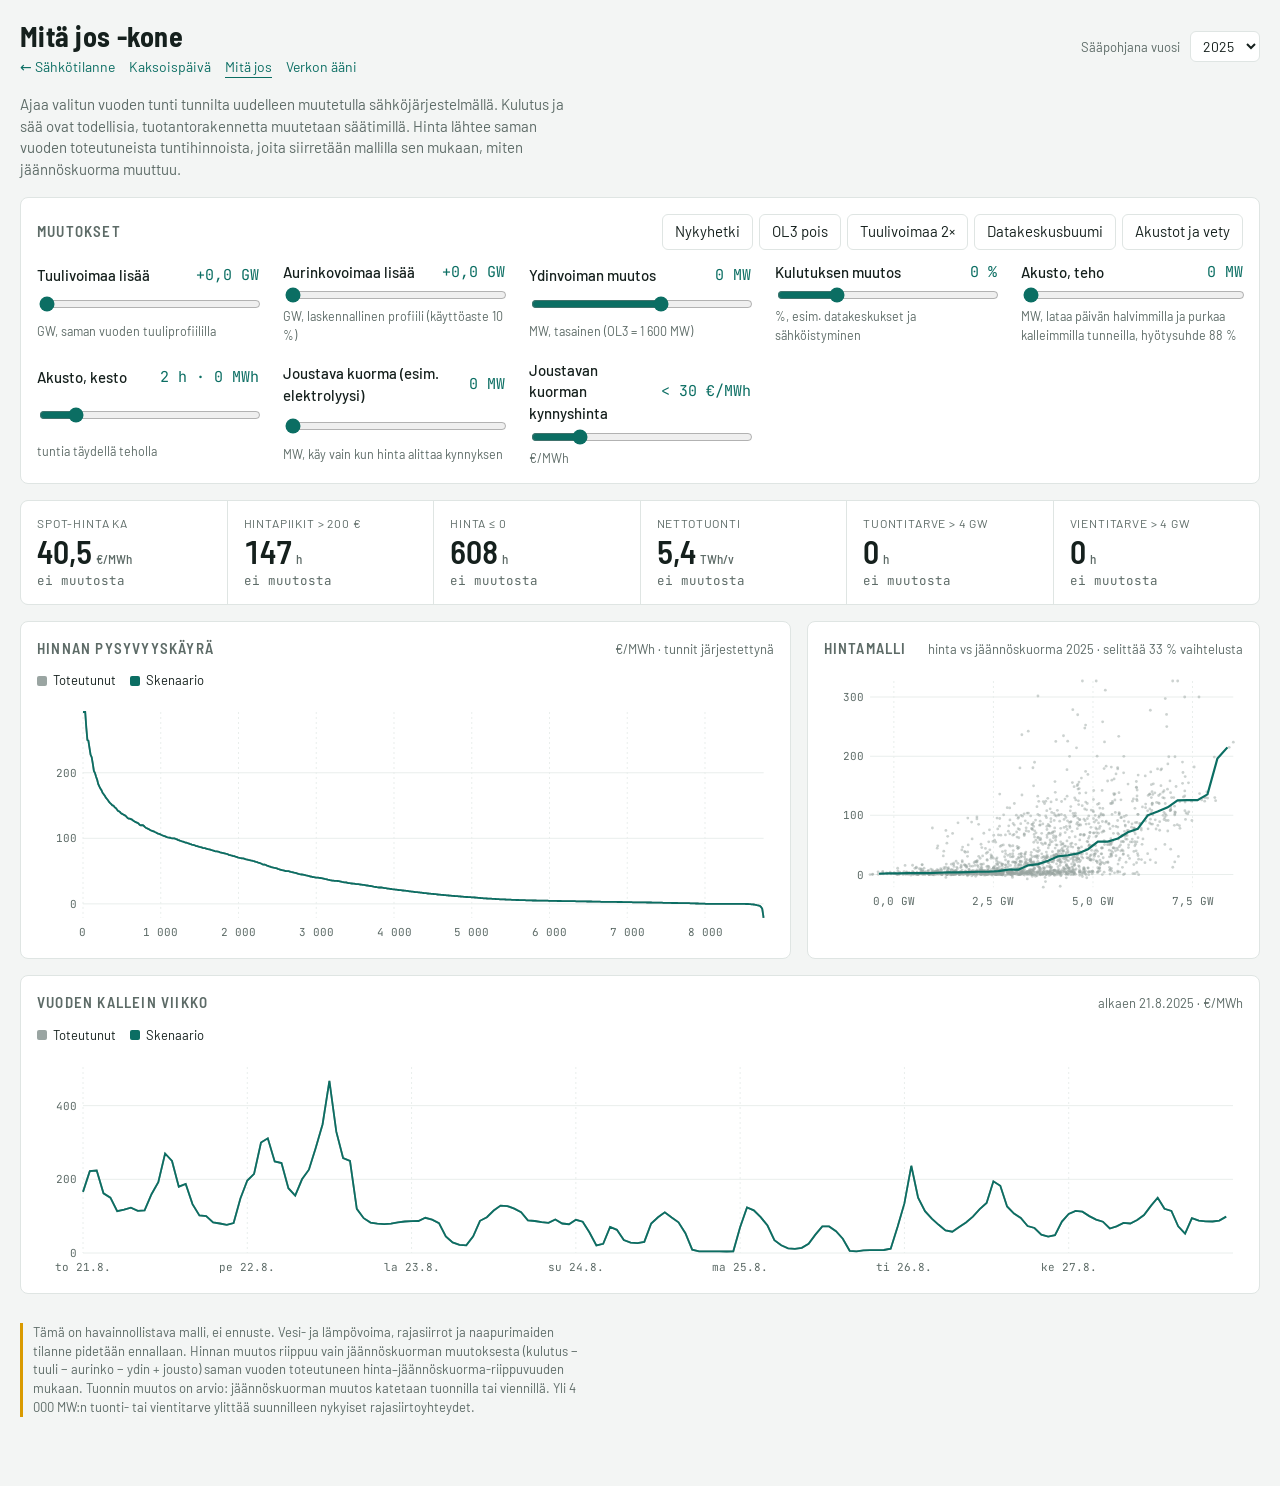
<file: site/mitajos.html>
<!doctype html>
<html lang="fi">
<head>
<meta charset="utf-8">
<meta name="viewport" content="width=device-width,initial-scale=1">
<title>Mitä jos -kone</title>
<link rel="stylesheet" href="https://fonts.googleapis.com/css2?family=Barlow:wght@400;500;600&family=Barlow+Semi+Condensed:wght@500;600;700&family=JetBrains+Mono:wght@400;500&display=swap">
<link rel="stylesheet" href="common.css">
<style>
.tile .val small{font-size:13px}
.delta{font-family:var(--f-mono);font-size:13px}
.preset{display:flex;flex-wrap:wrap;gap:6px}
.warn{font-size:13px;color:var(--muted);border-left:3px solid var(--warn);padding-left:10px;max-width:80ch}
</style>
</head>
<body>
<div class="wrap">
<header>
  <div>
    <h1>Mitä jos -kone</h1>
    <nav class="nav"><a href="./">← Sähkötilanne</a><a href="kaksoispaiva.html">Kaksoispäivä</a><a href="mitajos.html" aria-current="page">Mitä jos</a><a href="aani.html">Verkon ääni</a></nav>
  </div>
  <div class="hmeta"><label for="year">Sääpohjana vuosi</label> <select id="year"></select></div>
</header>
<p class="lead">Ajaa valitun vuoden tunti tunnilta uudelleen muutetulla sähköjärjestelmällä. Kulutus ja sää ovat todellisia, tuotantorakennetta muutetaan säätimillä. Hinta lähtee saman vuoden toteutuneista tuntihinnoista, joita siirretään mallilla sen mukaan, miten jäännöskuorma muuttuu.</p>

<section class="panel">
  <div class="head"><h2>Muutokset</h2><div class="preset" id="presets"></div></div>
  <div class="controls">
    <div class="slider"><label for="sWind">Tuulivoimaa lisää</label><output id="oWind"></output><input type="range" id="sWind" min="0" max="20" step="0.5" value="0"><small>GW, saman vuoden tuuliprofiililla</small></div>
    <div class="slider"><label for="sSun">Aurinkovoimaa lisää</label><output id="oSun"></output><input type="range" id="sSun" min="0" max="10" step="0.5" value="0"><small>GW, laskennallinen profiili (käyttöaste 10 %)</small></div>
    <div class="slider"><label for="sNuc">Ydinvoiman muutos</label><output id="oNuc"></output><input type="range" id="sNuc" min="-4400" max="3000" step="100" value="0"><small>MW, tasainen (OL3 = 1 600 MW)</small></div>
    <div class="slider"><label for="sCons">Kulutuksen muutos</label><output id="oCons"></output><input type="range" id="sCons" min="-20" max="60" step="1" value="0"><small>%, esim. datakeskukset ja sähköistyminen</small></div>
    <div class="slider"><label for="sBatP">Akusto, teho</label><output id="oBatP"></output><input type="range" id="sBatP" min="0" max="6000" step="100" value="0"><small>MW, lataa päivän halvimmilla ja purkaa kalleimmilla tunneilla, hyötysuhde 88 %</small></div>
    <div class="slider"><label for="sBatH">Akusto, kesto</label><output id="oBatH"></output><input type="range" id="sBatH" min="1" max="8" step="1" value="2"><small>tuntia täydellä teholla</small></div>
    <div class="slider"><label for="sFlex">Joustava kuorma (esim. elektrolyysi)</label><output id="oFlex"></output><input type="range" id="sFlex" min="0" max="5000" step="100" value="0"><small>MW, käy vain kun hinta alittaa kynnyksen</small></div>
    <div class="slider"><label for="sThr">Joustavan kuorman kynnyshinta</label><output id="oThr"></output><input type="range" id="sThr" min="0" max="150" step="5" value="30"><small>€/MWh</small></div>
  </div>
</section>

<div class="tiles" id="kpi"></div>

<div class="grid2">
  <section class="panel">
    <div class="head"><h2>Hinnan pysyvyyskäyrä</h2><span class="hmeta">€/MWh · tunnit järjestettynä</span></div>
    <div class="legend"><span><i style="background:var(--oth)"></i>Toteutunut</span><span><i style="background:var(--accent)"></i>Skenaario</span></div>
    <div class="chart" id="durChart"></div>
  </section>
  <section class="panel">
    <div class="head"><h2>Hintamalli</h2><span class="hmeta" id="fitMeta"></span></div>
    <div class="chart" id="fitChart"></div>
  </section>
</div>

<section class="panel">
  <div class="head"><h2>Vuoden kallein viikko</h2><span class="hmeta" id="weekMeta"></span></div>
  <div class="legend"><span><i style="background:var(--oth)"></i>Toteutunut</span><span><i style="background:var(--accent)"></i>Skenaario</span></div>
  <div class="chart" id="weekChart"></div>
</section>

<p class="warn">Tämä on havainnollistava malli, ei ennuste. Vesi- ja lämpövoima, rajasiirrot ja naapurimaiden tilanne pidetään ennallaan. Hinnan muutos riippuu vain jäännöskuorman muutoksesta (kulutus − tuuli − aurinko − ydin + jousto) saman vuoden toteutuneen hinta–jäännöskuorma-riippuvuuden mukaan. Tuonnin muutos on arvio: jäännöskuorman muutos katetaan tuonnilla tai viennillä. Yli 4 000 MW:n tuonti- tai vientitarve ylittää suunnilleen nykyiset rajasiirtoyhteydet.</p>
<div class="err" id="err"></div>
</div>

<script src="lib.js"></script>
<script>
const S = { rows:[], model:null, base:null, year:null };
const SL = ["sWind","sSun","sNuc","sCons","sBatP","sBatH","sFlex","sThr"];
const LIMIT = 4000;
const PRESETS = [
  {n:"Nykyhetki", v:{}},
  {n:"OL3 pois", v:{sNuc:-1600}},
  {n:"Tuulivoimaa 2×", v:{sWind:"x2"}},
  {n:"Datakeskusbuumi", v:{sCons:25, sWind:6}},
  {n:"Akustot ja vety", v:{sBatP:3000, sBatH:4, sFlex:2500, sThr:30, sWind:8}},
];

function solarProfile(rows){
  // Laskennallinen aurinkoprofiili Etelä-Suomeen (61° N, 23,5° E), normitettu käyttöasteeseen 10 %
  const lat=61*Math.PI/180;
  const raw=rows.map(r=>{
    const d=new Date(r.t+1800e3), doy=(d-Date.UTC(d.getUTCFullYear(),0,1))/864e5;
    const dec=23.44*Math.PI/180*Math.sin(2*Math.PI*(284+doy)/365);
    const solar=d.getUTCHours()+d.getUTCMinutes()/60+23.5/15, H=(solar-12)*15*Math.PI/180;
    const se=Math.sin(lat)*Math.sin(dec)+Math.cos(lat)*Math.cos(dec)*Math.cos(H);
    return se>0 ? Math.pow(se,1.3) : 0;
  });
  const m=mean(raw)||1; return raw.map(v=>v/m*0.10);
}
function fitModel(R, P){
  const W=250, bins=new Map();
  R.forEach((r,i)=>{ if(P[i]==null) return; const b=Math.floor(r/W); if(!bins.has(b)) bins.set(b,[]); bins.get(b).push(P[i]); });
  let pts=[...bins.entries()].filter(([,a])=>a.length>=5).sort((a,b)=>a[0]-b[0])
    .map(([b,a])=>{ a.sort((x,y)=>x-y); return {x:(b+0.5)*W, y:a[Math.floor(a.length/2)], n:a.length}; });
  for(let i=1;i<pts.length;i++) pts[i].y=Math.max(pts[i].y, pts[i-1].y);   // monotoninen: suurempi jäännöskuorma ei laske hintaa
  const k=pts.length, slope = k>3 ? Math.max(0.01,(pts[k-1].y-pts[k-4].y)/(pts[k-1].x-pts[k-4].x)) : 0.05;
  const f = r => {
    if(r<=pts[0].x) return pts[0].y - Math.max(0,(pts[0].x-r))*0.004;      // ylijäämässä hinta valuu kohti negatiivista
    if(r>=pts[k-1].x) return pts[k-1].y + (r-pts[k-1].x)*slope;
    let lo=0, hi=k-1; while(hi-lo>1){ const mid=(lo+hi)>>1; if(pts[mid].x<=r) lo=mid; else hi=mid; }
    const a=pts[lo], b=pts[hi]; return a.y+(b.y-a.y)*(r-a.x)/(b.x-a.x);
  };
  return {f, pts};
}

async function loadYear(y){
  const keys=Array.from({length:12},(_,i)=>`${y}-${pad(i+1)}`);
  const rows=(await Promise.all(keys.map(loadMonthRows))).flat().filter(r=>r.cons!=null&&r.wind!=null&&r.nuc!=null);
  if(!rows.length){ $("err").textContent="Vuoden dataa ei löytynyt arkistosta."; return; }
  S.rows=rows; S.year=y;
  S.sun=solarProfile(rows);
  const w=rows.map(r=>r.wind).sort((a,b)=>a-b); S.windCap=w[Math.floor(w.length*0.995)]/0.92;
  S.R0=rows.map(r=>r.cons-r.wind-r.nuc);
  S.model=fitModel(S.R0, rows.map(r=>r.price));
  S.act=rows.map(r=>r.price); S.f0=S.R0.map(S.model.f);
  const P=rows.map(r=>r.price), Ph=S.R0.map(S.model.f), ok=P.map((p,i)=>p!=null?i:-1).filter(i=>i>=0);
  const pm=mean(ok.map(i=>P[i])), r2=1-sum(ok.map(i=>(P[i]-Ph[i])**2))/sum(ok.map(i=>(P[i]-pm)**2));
  S.r2=r2;
  // vuoden kallein viikko toteutuneilla hinnoilla
  let best=0, bi=0; for(let i=0;i+168<=rows.length;i+=24){ const s=sum(rows.slice(i,i+168).map(r=>r.price||0)); if(s>best){best=s;bi=i;} } S.week=bi;
  S.base=simulate({sWind:0,sSun:0,sNuc:0,sCons:0,sBatP:0,sBatH:2,sFlex:0,sThr:30});
  drawFit(); update();
}

function simulate(v){
  const {rows,model,sun}=S, fm=model.f, n=rows.length;
  // Hinta = toteutunut hinta + mallin ennustama muutos jäännöskuorman muuttuessa.
  // Näin todelliset piikit ja negatiiviset tunnit säilyvät, malli vain siirtää niitä.
  const price=(i,r)=> S.act[i]!=null ? S.act[i] + fm(r) - S.f0[i] : fm(r);
  const wScale=1+v.sWind*1000/S.windCap, cons=v.sCons/100;
  const R=new Float64Array(n);
  for(let i=0;i<n;i++){ const r=rows[i]; R[i]=r.cons*(1+cons) - r.wind*wScale - sun[i]*v.sSun*1000 - Math.max(0,r.nuc+v.sNuc); }
  // joustava kuorma
  let flexE=0, flexCost=0; const flexOn=new Uint8Array(n);
  if(v.sFlex>0) for(let i=0;i<n;i++) if(price(i,R[i]+v.sFlex)<v.sThr){ R[i]+=v.sFlex; flexOn[i]=1; }
  // akusto: päivittäin halvimmat tunnit lataukseen, kalleimmat purkuun
  const ch=new Uint8Array(n), dis=new Uint8Array(n), eff=0.88;
  if(v.sBatP>0){
    const p1=Array.from(R,(r,i)=>price(i,r));
    for(let d=0; d<n; d+=24){
      const idx=[]; for(let i=d;i<Math.min(n,d+24);i++) idx.push(i);
      idx.sort((a,b)=>p1[a]-p1[b]);
      for(let k=0;k<v.sBatH && k<idx.length/2;k++){
        const lo=idx[k], hi=idx[idx.length-1-k];
        // tarkistetaan kannattavuus hinnoilla, joihin akuston oma vaikutus on jo laskettu
        const pLo=price(lo,R[lo]+v.sBatP), pHi=price(hi,R[hi]-v.sBatP*eff);
        if(pHi*eff <= pLo+2) break;
        ch[lo]=1; dis[hi]=1; R[lo]+=v.sBatP; R[hi]-=v.sBatP*eff;
      }
    }
  }
  const P=Array.from(R,(r,i)=>price(i,r));
  let rev=0; for(let i=0;i<n;i++){ if(ch[i]) rev-=v.sBatP*P[i]; if(dis[i]) rev+=v.sBatP*eff*P[i]; if(flexOn[i]){ flexE+=v.sFlex; flexCost+=v.sFlex*P[i]; } }
  // tuonti: alkuperäinen nettotuonti + jäännöskuorman muutos
  let impE=0, over=0, overExp=0;
  for(let i=0;i<n;i++){ const imp=(rows[i].net??0)+(R[i]-S.R0[i]); impE+=imp; if(imp>LIMIT) over++; if(imp<-LIMIT) overExp++; }
  return { P, avg:mean(P), spikes:P.filter(p=>p>200).length, neg:P.filter(p=>p<=0).length,
    impTWh:impE/1e6, over, overExp, rev, flexE, flexAvg:flexE?flexCost/flexE:null };
}

function vals(){ const o={}; for(const id of SL) o[id]=+$(id).value; return o; }
function labels(v){
  $("oWind").textContent=`+${fmt(v.sWind,1)} GW`; $("oSun").textContent=`+${fmt(v.sSun,1)} GW`;
  $("oNuc").textContent=`${v.sNuc>0?"+":""}${fmt(v.sNuc)} MW`; $("oCons").textContent=`${v.sCons>0?"+":""}${fmt(v.sCons)} %`;
  $("oBatP").textContent=`${fmt(v.sBatP)} MW`; $("oBatH").textContent=`${fmt(v.sBatH)} h · ${fmt(v.sBatP*v.sBatH)} MWh`;
  $("oFlex").textContent=`${fmt(v.sFlex)} MW`; $("oThr").textContent=`< ${fmt(v.sThr)} €/MWh`;
}
let tm; function update(){ clearTimeout(tm); tm=setTimeout(_update,30); }
function _update(){
  if(!S.base) return;
  const v=vals(); labels(v);
  const s=simulate(v), b=S.base;
  const tile=(l,val,u,base,lowerBetter=true,d=0)=>{
    const dl=val-base, cls=Math.abs(dl)<1e-9?"":((dl>0)===lowerBetter?"up":"down");
    return `<div class="tile"><span class="lbl">${l}</span><span class="val">${fmt(val,d)}<small>${u}</small></span><span class="note delta ${cls}">${Math.abs(dl)<1e-9?"ei muutosta":`${dl>0?"+":"−"}${fmt(Math.abs(dl),d)} vs toteutunut`}</span></div>`; };
  let html = tile("Spot-hinta ka", s.avg, "€/MWh", b.avg, true, 1)
    + tile("Hintapiikit > 200 €", s.spikes, "h", b.spikes)
    + tile("Hinta ≤ 0", s.neg, "h", b.neg, false)
    + tile("Nettotuonti", s.impTWh, "TWh/v", b.impTWh, true, 1)
    + tile("Tuontitarve > 4 GW", s.over, "h", b.over)
    + tile("Vientitarve > 4 GW", s.overExp, "h", b.overExp);
  if(v.sBatP>0) html += `<div class="tile"><span class="lbl">Akuston arbitraasi</span><span class="val">${fmt(s.rev/1e6,1)}<small>M€/v</small></span><span class="note">${fmt(s.rev/(v.sBatP*v.sBatH)/1000,0)} k€ per MWh kapasiteettia</span></div>`;
  if(v.sFlex>0) html += `<div class="tile"><span class="lbl">Joustava kuorma</span><span class="val">${fmt(s.flexE/1000)}<small>GWh/v</small></span><span class="note">käyttöaste ${fmt(s.flexE/(v.sFlex*S.rows.length)*100)} % · ka ${fmt(s.flexAvg,1)} €/MWh</span></div>`;
  $("kpi").innerHTML=html;
  drawDuration(s); drawWeek(s);
}

function drawDuration(s){
  const el=$("durChart"), n=S.rows.length;
  const sorted=a=>[...a].filter(x=>x!=null).sort((x,y)=>y-x);
  const A=sorted(S.rows.map(r=>r.price)), B=sorted(S.base.P), C=sorted(s.P);
  const ymax=Math.min(600, Math.max(B[Math.floor(n*0.005)], C[Math.floor(n*0.005)], 50)*1.1), ymin=Math.min(0, B.at(-1), C.at(-1), A.at(-1));
  const xt=[0,1000,2000,3000,4000,5000,6000,7000,8000].filter(x=>x<=n).map(x=>({x,label:x?fmt(x):"0"}));
  const f=frame(el,240,0,n,Math.max(-100,ymin),ymax,{xticks:xt});
  const line=(a,col,extra="")=>{ const step=Math.max(1,Math.floor(a.length/600)); const pts=[]; for(let i=0;i<a.length;i+=step) pts.push({x:i,y:Math.min(ymax,Math.max(f.sy?Math.max(-100,ymin):0,a[i]))}); pts.push({x:a.length-1,y:Math.max(Math.max(-100,ymin),a.at(-1))}); return `<path d="${pathOf(f,pts)}" fill="none" stroke="${col}" stroke-width="1.8" ${extra}/>`; };
  el.innerHTML=`<svg viewBox="0 0 ${f.W} ${f.H}" role="img" aria-label="Hinnan pysyvyyskäyrä">${f.g}${line(B,css("--oth"))}${line(C,css("--accent"))}</svg>`;
}
function drawFit(){
  const el=$("fitChart"), {pts}=S.model;
  const sample=[]; const step=Math.max(1,Math.floor(S.rows.length/1500));
  for(let i=0;i<S.rows.length;i+=step) if(S.rows[i].price!=null) sample.push({x:S.R0[i], y:S.rows[i].price});
  const xs=sample.map(p=>p.x), ys=sample.map(p=>p.y).sort((a,b)=>a-b);
  const ymax=Math.min(600, ys[Math.floor(ys.length*0.995)]*1.1), ymin=Math.min(0,ys[0]);
  const x0=Math.min(...xs), x1=Math.max(...xs);
  const xt=niceTicks(x0,x1,4).map(x=>({x,label:fmt(x/1000,1)+" GW"}));
  const f=frame(el,240,x0,x1,Math.max(-100,ymin),ymax,{xticks:xt});
  const dots=sample.map(p=>`<circle cx="${f.sx(p.x).toFixed(1)}" cy="${f.sy(Math.min(ymax,Math.max(-100,p.y))).toFixed(1)}" r="1.4" fill="${css("--oth")}" fill-opacity=".5"/>`).join("");
  const curve=pts.filter(p=>p.x>=x0&&p.x<=x1).map(p=>({x:p.x,y:Math.min(ymax,p.y)}));
  el.innerHTML=`<svg viewBox="0 0 ${f.W} ${f.H}" role="img" aria-label="Hinta jäännöskuorman funktiona">${f.g}${dots}<path d="${pathOf(f,curve)}" fill="none" stroke="${css("--accent")}" stroke-width="2.2"/></svg>`;
  $("fitMeta").textContent=`hinta vs jäännöskuorma ${S.year} · selittää ${fmt(Math.max(0,S.r2)*100)} % vaihtelusta`;
}
function drawWeek(s){
  const el=$("weekChart"), i0=S.week, n=Math.min(168,S.rows.length-i0);
  const B=S.base.P.slice(i0,i0+n), C=s.P.slice(i0,i0+n);
  const ymax=Math.min(800,Math.max(...B,...C,50)*1.08), ymin=Math.min(0,...B,...C);
  const xt=Array.from({length:8},(_,d)=>({x:d*24,label:new Date(S.rows[Math.min(S.rows.length-1,i0+d*24)].t).toLocaleDateString("fi-FI",{weekday:"short",day:"numeric",month:"numeric"})})).filter(t=>t.x<n);
  const f=frame(el,220,0,n,Math.max(-100,ymin),ymax,{xticks:xt});
  const l=(a,col)=>`<path d="${pathOf(f,a.map((y,x)=>({x,y:Math.min(ymax,y)})))}" fill="none" stroke="${col}" stroke-width="1.8"/>`;
  el.innerHTML=`<svg viewBox="0 0 ${f.W} ${f.H}" role="img" aria-label="Kallein viikko">${f.g}${l(B,css("--oth"))}${l(C,css("--accent"))}</svg>`;
  $("weekMeta").textContent=`alkaen ${new Date(S.rows[i0].t).toLocaleDateString("fi-FI")} · €/MWh`;
}

async function init(){
  const idx=await getJSON("archive/index.json");
  if(!idx){ $("err").textContent="Arkistoa ei löytynyt."; return; }
  const cnt={}; idx.months.forEach(m=>{ const y=m.slice(0,4); cnt[y]=(cnt[y]||0)+1; });
  const years=Object.keys(cnt).filter(y=>cnt[y]===12).sort().reverse();
  $("year").innerHTML=years.map(y=>`<option>${y}</option>`).join("");
  $("presets").innerHTML=PRESETS.map((p,i)=>`<button class="btn" type="button" data-i="${i}">${p.n}</button>`).join("");
  $("presets").querySelectorAll("button").forEach(b=>b.onclick=()=>{
    const p=PRESETS[+b.dataset.i].v;
    for(const id of SL) $(id).value = $(id).defaultValue;
    for(const [k,val] of Object.entries(p)) $(k).value = val==="x2" ? Math.min(20, Math.round(S.windCap/500)/2) : val;
    update();
  });
  for(const id of SL) $(id).addEventListener("input",update);
  $("year").onchange=()=>loadYear($("year").value);
  addEventListener("resize",()=>{ clearTimeout(window._rz); window._rz=setTimeout(()=>{ if(S.base){ drawFit(); _update(); } },200); });
  await loadYear(years[0]);
}
init();
</script>
</body>
</html>
</file>
<file: site/common.css>
/* Layout: control-room board. Status strip on top, then "nyt" tiles, mix + transfers, 48 h outlook, reserves. */
:root{
  --bg:#f3f5f4; --panel:#ffffff; --ink:#15201d; --muted:#5d6b67; --line:#dfe5e3; --grid:#e9eeec;
  --accent:#0b6e63;
  --nuc:#7a5af5; --hyd:#2f7fd8; --wind:#16a39a; --chp:#d9822b; --ind:#b4542f; --oth:#9aa5a2; --sun:#e6b400;
  --ok:#1f9d55; --warn:#d99a00; --bad:#d4372c; --blk:#222; --rest:#2f6fd8;
  --pos:#1f9d55; --neg:#d4372c;
  --f-disp:"Barlow Semi Condensed","Arial Narrow",Arial,sans-serif;
  --f-body:"Barlow",system-ui,-apple-system,"Segoe UI",sans-serif;
  --f-mono:"JetBrains Mono",ui-monospace,Menlo,Consolas,monospace;
  color-scheme:light;
}
@media (prefers-color-scheme:dark){:root:not([data-theme="light"]){
  --bg:#0e1514; --panel:#151f1d; --ink:#e4ece9; --muted:#8e9d99; --line:#24312e; --grid:#1d2826;
  --accent:#3cc2b1; --nuc:#9c86ff; --hyd:#5aa2f0; --wind:#2cc4b9; --chp:#f0a050; --ind:#d77551; --oth:#6f7d79; --sun:#f2cc3a;
  --ok:#3ccf7a; --warn:#f0b730; --bad:#ff6355; --blk:#000; --rest:#5a95f0; --pos:#3ccf7a; --neg:#ff6355;
  color-scheme:dark}}
:root[data-theme="dark"]{
  --bg:#0e1514; --panel:#151f1d; --ink:#e4ece9; --muted:#8e9d99; --line:#24312e; --grid:#1d2826;
  --accent:#3cc2b1; --nuc:#9c86ff; --hyd:#5aa2f0; --wind:#2cc4b9; --chp:#f0a050; --ind:#d77551; --oth:#6f7d79; --sun:#f2cc3a;
  --ok:#3ccf7a; --warn:#f0b730; --bad:#ff6355; --blk:#000; --rest:#5a95f0; --pos:#3ccf7a; --neg:#ff6355;
  color-scheme:dark}
*{box-sizing:border-box}
html,body{margin:0}
body{background:var(--bg);color:var(--ink);font:15px/1.45 var(--f-body);
  padding-left:max(16px,env(safe-area-inset-left,0px));padding-right:max(16px,env(safe-area-inset-right,0px));padding-block:16px 40px}
.wrap{max-width:1240px;margin:0 auto;display:flex;flex-direction:column;gap:16px}
h1,h2{font-family:var(--f-disp);margin:0;text-wrap:balance}
h1{font-size:28px;font-weight:700;letter-spacing:.01em}
h2{font-size:15px;font-weight:600;text-transform:uppercase;letter-spacing:.08em;color:var(--muted)}
.mono,.num{font-family:var(--f-mono);font-variant-numeric:tabular-nums}
header{display:flex;flex-wrap:wrap;align-items:center;justify-content:space-between;gap:12px}
.hmeta{display:flex;flex-wrap:wrap;gap:10px;align-items:center;color:var(--muted);font-size:13px}
button,input{font:inherit}
.btn{border:1px solid var(--line);background:var(--panel);color:var(--ink);border-radius:6px;padding:6px 12px;cursor:pointer}
.btn:hover{border-color:var(--accent)}
.btn:focus-visible,input:focus-visible{outline:2px solid var(--accent);outline-offset:2px}
.btn.primary{background:var(--accent);border-color:var(--accent);color:var(--bg)}

.status{display:flex;align-items:center;gap:14px;background:var(--panel);border:1px solid var(--line);border-radius:8px;padding:12px 16px;flex-wrap:wrap}
.lamp{width:14px;height:14px;border-radius:50%;background:var(--oth);box-shadow:0 0 0 4px color-mix(in srgb,var(--oth) 25%,transparent);flex:none}
.status b{font-family:var(--f-disp);font-size:18px}
.status .sub{color:var(--muted);font-size:13px}

.tiles{display:grid;grid-template-columns:repeat(auto-fit,minmax(170px,1fr));gap:1px;background:var(--line);border:1px solid var(--line);border-radius:8px;overflow:hidden}
.tile{background:var(--panel);padding:14px 16px;display:flex;flex-direction:column;gap:2px;min-width:0}
.tile .lbl{font-size:12px;text-transform:uppercase;letter-spacing:.07em;color:var(--muted)}
.tile .val{font-family:var(--f-disp);font-size:32px;font-weight:600;line-height:1.1;font-variant-numeric:tabular-nums}
.tile .val small{font-size:15px;font-weight:500;color:var(--muted);margin-left:4px}
.tile .note{font-size:12.5px;color:var(--muted)}

.grid2{display:grid;grid-template-columns:minmax(0,1.7fr) minmax(0,1fr);gap:16px}
@media (max-width:860px){.grid2{grid-template-columns:minmax(0,1fr)}}
.panel{background:var(--panel);border:1px solid var(--line);border-radius:8px;padding:16px;display:flex;flex-direction:column;gap:12px;min-width:0}
.panel .head{display:flex;justify-content:space-between;align-items:baseline;gap:8px;flex-wrap:wrap}
.legend{display:flex;flex-wrap:wrap;gap:6px 14px;font-size:13px}
.legend span{display:inline-flex;align-items:center;gap:6px}
.legend i{width:10px;height:10px;border-radius:2px;display:inline-block}
.legend .num{color:var(--muted)}
.chart{width:100%;min-height:200px}
.chart svg{display:block;width:100%;height:auto}
.chart text{fill:var(--muted);font:11px var(--f-mono)}

.insights{display:flex;flex-direction:column;gap:8px;margin:0;padding:0;list-style:none}
.insights li{display:flex;gap:10px;align-items:flex-start;font-size:14.5px}
.insights li::before{content:"";flex:none;width:8px;height:8px;margin-top:7px;border-radius:50%;background:var(--sev,var(--accent))}

table{width:100%;border-collapse:collapse;font-size:14px}
td,th{padding:6px 4px;border-bottom:1px solid var(--grid);text-align:left}
th{font-weight:500;color:var(--muted);font-size:12px;text-transform:uppercase;letter-spacing:.06em}
td.num,th.num{text-align:right}

.err{color:var(--bad);font-size:13.5px}
.empty{color:var(--muted);font-size:14px;padding:30px 0;text-align:center}
footer{color:var(--muted);font-size:12.5px}
footer a{color:var(--accent)}
@media (prefers-reduced-motion:reduce){*{transition:none!important}}

.chip{display:inline-block;font-size:11.5px;font-weight:600;letter-spacing:.04em;text-transform:uppercase;padding:2px 7px;border-radius:999px;border:1px solid currentColor;white-space:nowrap}
.chip.on{color:var(--bad)} .chip.plan{color:var(--warn)} .chip.soon{color:var(--muted)}
.bar{height:6px;border-radius:3px;background:var(--grid);overflow:hidden;min-width:60px}
.bar i{display:block;height:100%;background:var(--bad)}
.umm td{vertical-align:top}
.umm .reason{color:var(--muted);font-size:12.5px}
.stale{color:var(--warn)}
.hctl{display:flex;flex-wrap:wrap;gap:8px;align-items:center}
.hctl input{font:14px var(--f-mono);padding:5px 8px;border:1px solid var(--line);border-radius:6px;background:var(--panel);color:var(--ink)}
.seg{display:inline-flex}
.seg .btn{border-radius:0}.seg .btn:first-child{border-radius:6px 0 0 6px}.seg .btn:last-child{border-radius:0 6px 6px 0;margin-left:-1px}
.seg .btn[aria-pressed="true"]{background:var(--accent);border-color:var(--accent);color:var(--bg)}
#hTiles .val{font-size:24px}
.util{display:grid;grid-template-columns:minmax(90px,auto) minmax(0,1fr) auto auto;gap:10px 14px;align-items:center}
.util .nm{font-weight:500}
.util .sub{display:block;font-size:12px;color:var(--muted);font-weight:400}
.util .track{position:relative;height:14px;border-radius:3px;background:var(--grid);overflow:hidden}
.util .range{position:absolute;top:0;bottom:0;opacity:.28}
.util .fill{position:absolute;left:0;top:3px;bottom:3px;border-radius:2px}
.util .avail{position:absolute;top:-1px;bottom:-1px;width:0;border-left:2px dashed var(--ink)}
.util .mw{font-family:var(--f-mono);font-size:13px;color:var(--muted);text-align:right;white-space:nowrap}
.util .pct{font-family:var(--f-disp);font-size:20px;font-weight:600;text-align:right;min-width:3.2em;font-variant-numeric:tabular-nums}
@media (max-width:560px){.util{grid-template-columns:minmax(0,1fr) auto}.util .track{grid-column:1/-1;order:3}.util .mw{display:none}}
/* alasivut */
.nav{display:flex;flex-wrap:wrap;gap:6px 14px;font-size:14px}
.nav a{color:var(--accent);text-decoration:none;border-bottom:1px solid transparent}
.nav a:hover,.nav a[aria-current="page"]{border-bottom-color:var(--accent)}
.lead{max-width:68ch;color:var(--muted);margin:0}
.slider{display:grid;grid-template-columns:minmax(0,1fr) auto;gap:2px 10px;align-items:center}
.slider label{font-weight:500}
.slider output{font-family:var(--f-mono);font-variant-numeric:tabular-nums;color:var(--accent);text-align:right}
.slider input{grid-column:1/-1;width:100%;accent-color:var(--accent)}
.slider small{grid-column:1/-1;color:var(--muted);font-size:12.5px}
.controls{display:grid;grid-template-columns:repeat(auto-fit,minmax(220px,1fr));gap:16px 24px}
.delta.up{color:var(--bad)} .delta.down{color:var(--ok)}
select{font:14px var(--f-body);padding:5px 8px;border:1px solid var(--line);border-radius:6px;background:var(--panel);color:var(--ink)}
</file>
